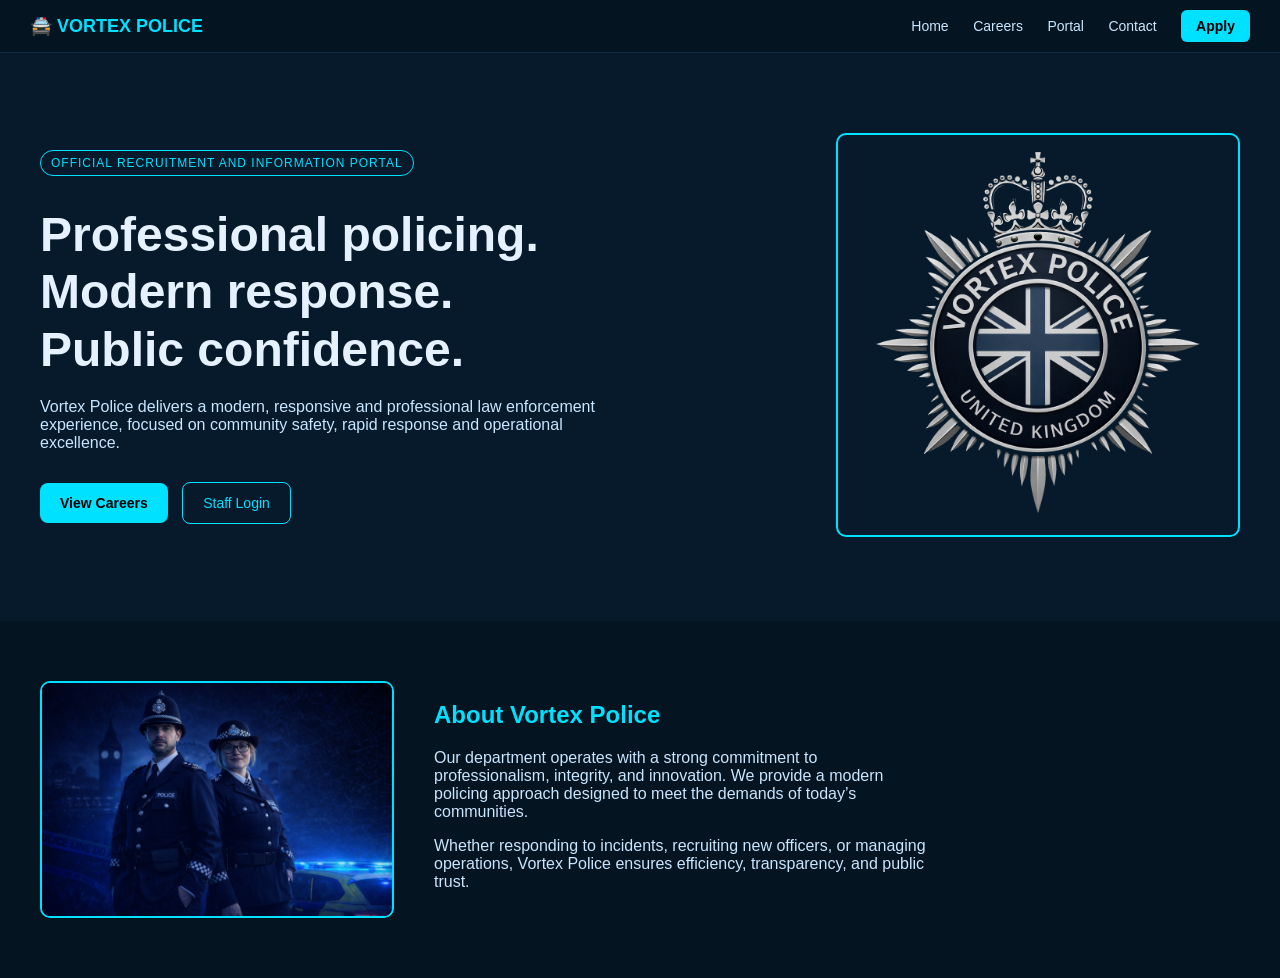
<file: index.html>
<!DOCTYPE html>
<html>
<head>
  <title>Vortex Police</title>

  <style>
    body {
      margin: 0;
      font-family: Arial, sans-serif;
      background: #061a2b;
      color: #e6f1ff;
    }

    /* NAVBAR */
    .navbar {
      display: flex;
      justify-content: space-between;
      align-items: center;
      padding: 15px 30px;
      background: #041421;
      border-bottom: 1px solid #0d2a44;
    }

    .logo {
      color: #00e0ff;
      font-weight: bold;
      font-size: 18px;
    }

    .nav-links a {
      color: #c9e6ff;
      text-decoration: none;
      margin-left: 20px;
      font-size: 14px;
    }

    .nav-links a:hover {
      color: #00e0ff;
    }

    .nav-cta {
      background: #00e0ff;
      padding: 8px 15px;
      border-radius: 6px;
      color: black !important;
      font-weight: bold;
    }

    /* HERO WITH IMAGE */
    .hero {
      display: flex;
      align-items: center;
      justify-content: space-between;
      padding: 80px 40px;
      flex-wrap: wrap;
    }

    .hero-text {
      max-width: 600px;
    }

    .hero-img img {
      width: 400px;
      max-width: 100%;
      border-radius: 10px;
      border: 2px solid #00e0ff;
    }

    .eyebrow {
      color: #00e0ff;
      font-size: 12px;
      letter-spacing: 1px;
      margin-bottom: 10px;
      display: inline-block;
      border: 1px solid #00e0ff;
      padding: 5px 10px;
      border-radius: 20px;
    }

    h1 {
      font-size: 48px;
      line-height: 1.2;
      margin: 20px 0;
    }

    p {
      color: #c9e6ff;
    }

    /* BUTTONS */
    .buttons {
      margin-top: 30px;
    }

    .btn {
      display: inline-block;
      padding: 12px 20px;
      border-radius: 8px;
      text-decoration: none;
      margin-right: 10px;
      font-size: 14px;
    }

    .btn-primary {
      background: #00e0ff;
      color: black;
      font-weight: bold;
    }

    .btn-secondary {
      border: 1px solid #00e0ff;
      color: #00e0ff;
    }

    .btn-secondary:hover {
      background: #00e0ff;
      color: black;
    }

    /* INFO SECTION */
    .info {
      display: flex;
      padding: 60px 40px;
      gap: 40px;
      flex-wrap: wrap;
      background: #041421;
    }

    .info img {
      width: 350px;
      border-radius: 10px;
      border: 2px solid #00e0ff;
    }

    .info-text {
      max-width: 500px;
    }

    .info h2 {
      color: #00e0ff;
    }

  </style>
</head>

<body>

  <!-- NAVBAR -->
  <div class="navbar">
    <div class="logo">🚔 VORTEX POLICE</div>

    <div class="nav-links">
      <a href="index.html">Home</a>
      <a href="careers.html">Careers</a>
      <a href="login.html">Portal</a>
      <a href="contact.html">Contact</a>
      <a href="careers.html" class="nav-cta">Apply</a>
    </div>
  </div>

  <!-- HERO -->
  <div class="hero">

    <div class="hero-text">
      <span class="eyebrow">OFFICIAL RECRUITMENT AND INFORMATION PORTAL</span>

      <h1>
        Professional policing.<br>
        Modern response.<br>
        Public confidence.
      </h1>

      <p>
        Vortex Police delivers a modern, responsive and professional law enforcement experience,
        focused on community safety, rapid response and operational excellence.
      </p>

      <div class="buttons">
        <a href="careers.html" class="btn btn-primary">View Careers</a>
        <a href="login.html" class="btn btn-secondary">Staff Login</a>
      </div>
    </div>

    <!-- HERO IMAGE -->
    <div class="hero-img">
      <img src="vxpd.png" alt="Vortex Police">
    </div>

  </div>

  <!-- INFO SECTION -->
  <div class="info">

    <img src="vortex-poster.png" alt="Police Image">

    <div class="info-text">
      <h2>About Vortex Police</h2>
      <p>
        Our department operates with a strong commitment to professionalism, integrity,
        and innovation. We provide a modern policing approach designed to meet the
        demands of today’s communities.
      </p>

      <p>
        Whether responding to incidents, recruiting new officers, or managing operations,
        Vortex Police ensures efficiency, transparency, and public trust.
      </p>
    </div>

  </div>

</body>
</html>
</file>
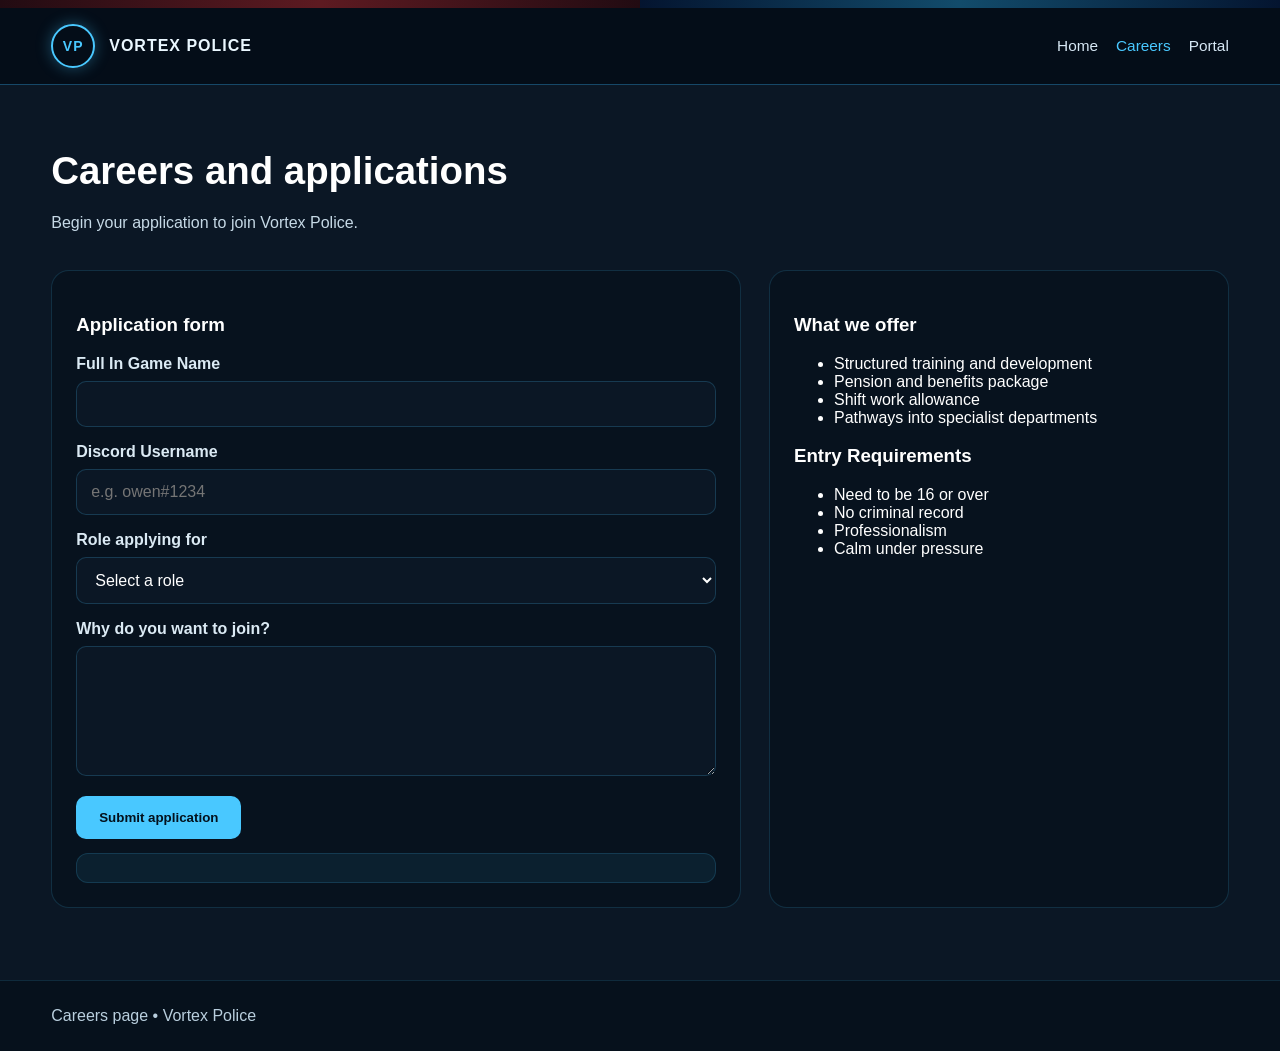
<file: careers.html>
<!DOCTYPE html>
<html lang="en">
<head>
  <meta charset="UTF-8">
  <meta name="viewport" content="width=device-width, initial-scale=1.0">
  <title>Careers | Vortex Police</title>
  <link rel="stylesheet" href="style.css">
</head>

<body>
  <div class="top-lights">
    <div class="red"></div>
    <div class="blue"></div>
  </div>

  <header class="navbar">
    <div class="container nav-inner">
      <a href="index.html" class="brand">
        <div class="brand-badge">VP</div>
        <div class="brand-text">VORTEX POLICE</div>
      </a>

      <nav class="nav-links">
        <a href="index.html">Home</a>
        <a href="careers.html" class="active">Careers</a>
        <a href="login.html">Portal</a>
      </nav>
    </div>
  </header>

  <section class="section section-dark">
    <div class="container">
      <h2>Careers and applications</h2>
      <p class="section-intro">
        Begin your application to join Vortex Police.
      </p>

      <div class="split">

        <!-- FORM -->
        <div class="panel">
          <h3>Application form</h3>

          <form id="careersForm">

            <div class="form-group">
              <label for="fullName">Full In Game Name</label>
              <input type="text" id="fullName" required>
            </div>

            <!-- ✅ Discord fixed -->
            <div class="form-group">
              <label for="careerEmail">Discord Username</label>
              <input type="text" id="careerEmail" placeholder="e.g. owen#1234" required>
            </div>

            <div class="form-group">
              <label for="role">Role applying for</label>
              <select id="role" required>
                <option value="">Select a role</option>
                <option>Probationary Police Constable</option>
                <option>Police Constable</option>
                <option>Traffic Officer</option>
                <option>Armed Response Unit</option>
                <option>Criminal Investigation Department</option>
                <option>Dog Section</option>
              </select>
            </div>

            <div class="form-group">
              <label for="experience">Why do you want to join?</label>
              <textarea id="experience" required></textarea>
            </div>

            <button class="btn btn-primary" type="submit">Submit application</button>

            <div id="formMessage" class="notice"></div>

          </form>
        </div>

        <!-- SIDE INFO (FIXED) -->
        <aside class="panel">
          <h3>What we offer</h3>
          <ul>
            <li>Structured training and development</li>
            <li>Pension and benefits package</li>
            <li>Shift work allowance</li>
            <li>Pathways into specialist departments</li>
          </ul>

          <h3>Entry Requirements</h3>
          <ul>
            <li>Need to be 16 or over</li>
            <li>No criminal record</li>
            <li>Professionalism</li>
            <li>Calm under pressure</li>
          </ul>
        </aside>

      </div>
    </div>
  </section>

  <footer class="footer">
    <div class="container">
      Careers page • Vortex Police
    </div>
  </footer>

  <script src="script.js"></script>

</body>
</html>
</file>
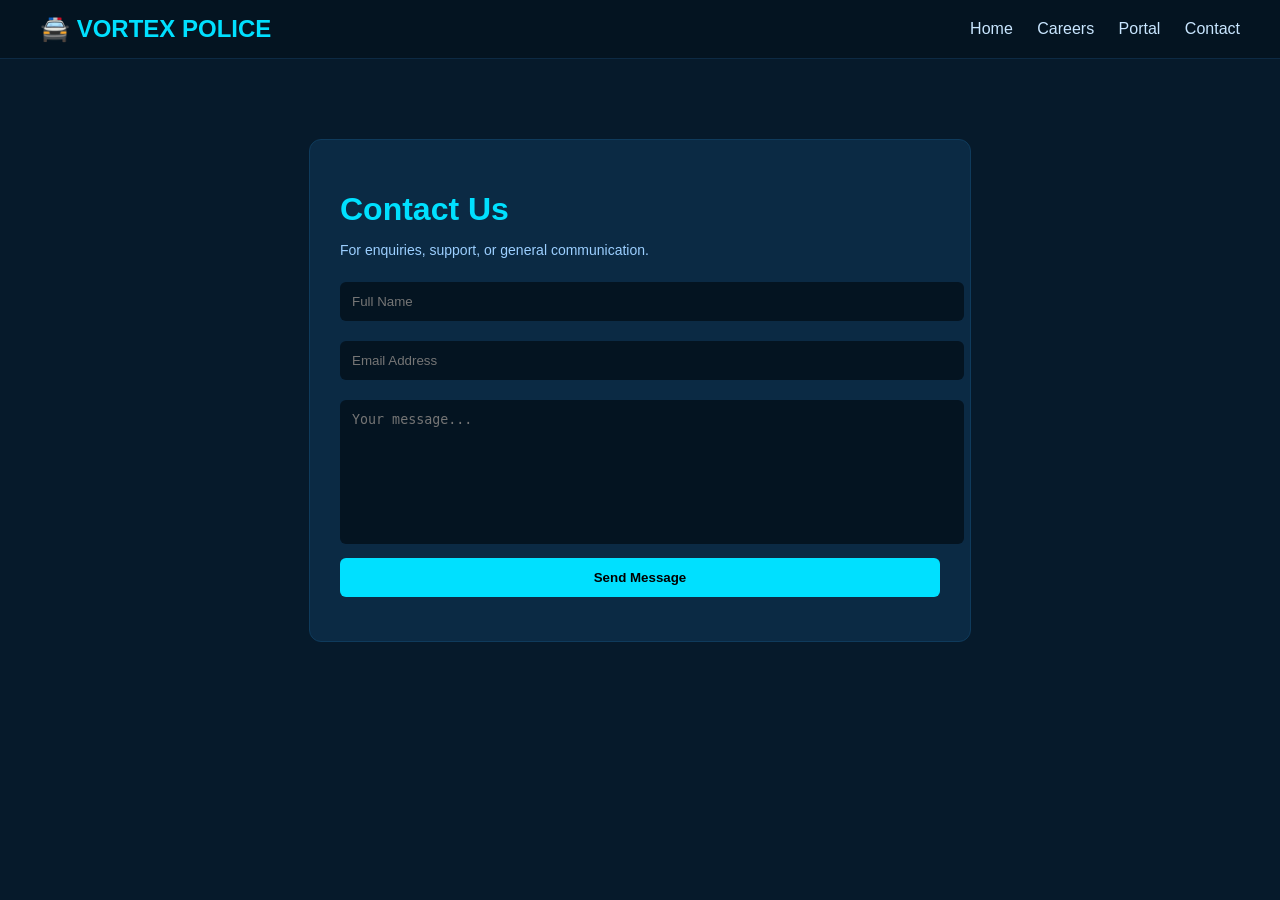
<file: contact.html>
<!DOCTYPE html>
<html>
<head>
  <title>Vortex Police • Contact</title>

  <style>
    body {
      margin: 0;
      font-family: Arial, sans-serif;
      background: #061a2b;
      color: #e6f1ff;
    }

    /* NAVBAR */
    header {
      background: #041421;
      padding: 15px 40px;
      display: flex;
      justify-content: space-between;
      align-items: center;
      border-bottom: 1px solid #0d2a44;
    }

    header h2 {
      color: #00e0ff;
      margin: 0;
    }

    nav a {
      margin-left: 20px;
      text-decoration: none;
      color: #c9e6ff;
    }

    nav a:hover {
      color: #00e0ff;
    }

    /* PAGE */
    .container {
      max-width: 600px;
      margin: 80px auto;
      background: #0b2a44;
      padding: 30px;
      border-radius: 12px;
      border: 1px solid #0f3b5c;
    }

    h1 {
      color: #00e0ff;
      margin-bottom: 10px;
    }

    p {
      color: #9ccfff;
      font-size: 14px;
    }

    input, textarea {
      width: 100%;
      padding: 12px;
      margin: 10px 0;
      border-radius: 6px;
      border: none;
      background: #041421;
      color: white;
    }

    textarea {
      resize: none;
      height: 120px;
    }

    button {
      width: 100%;
      padding: 12px;
      background: #00e0ff;
      border: none;
      border-radius: 6px;
      font-weight: bold;
      cursor: pointer;
    }

    button:hover {
      background: #00bcd4;
    }

    .success {
      margin-top: 10px;
      color: lime;
    }
  </style>
</head>

<body>

<header>
  <h2>🚔 VORTEX POLICE</h2>

  <nav>
    <a href="index.html">Home</a>
    <a href="careers.html">Careers</a>
    <a href="login.html">Portal</a>
    <a href="contact.html">Contact</a>
  </nav>
</header>

<div class="container">
  <h1>Contact Us</h1>
  <p>For enquiries, support, or general communication.</p>

  <form id="contactForm">
    <input type="text" id="name" placeholder="Full Name" required>
    <input type="email" id="email" placeholder="Email Address" required>
    <textarea id="message" placeholder="Your message..." required></textarea>

    <button type="submit">Send Message</button>
  </form>

  <p id="success" class="success"></p>
</div>

<script>
  const form = document.getElementById("contactForm");
  const success = document.getElementById("success");

  form.addEventListener("submit", function(e) {
    e.preventDefault();

    const msg = {
      name: document.getElementById("name").value,
      email: document.getElementById("email").value,
      message: document.getElementById("message").value
    };

    let messages = JSON.parse(localStorage.getItem("vp_messages")) || [];
    messages.push(msg);

    localStorage.setItem("vp_messages", JSON.stringify(messages));

    success.innerText = "Message sent successfully.";
    form.reset();
  });
</script>

</body>
</html>
</file>
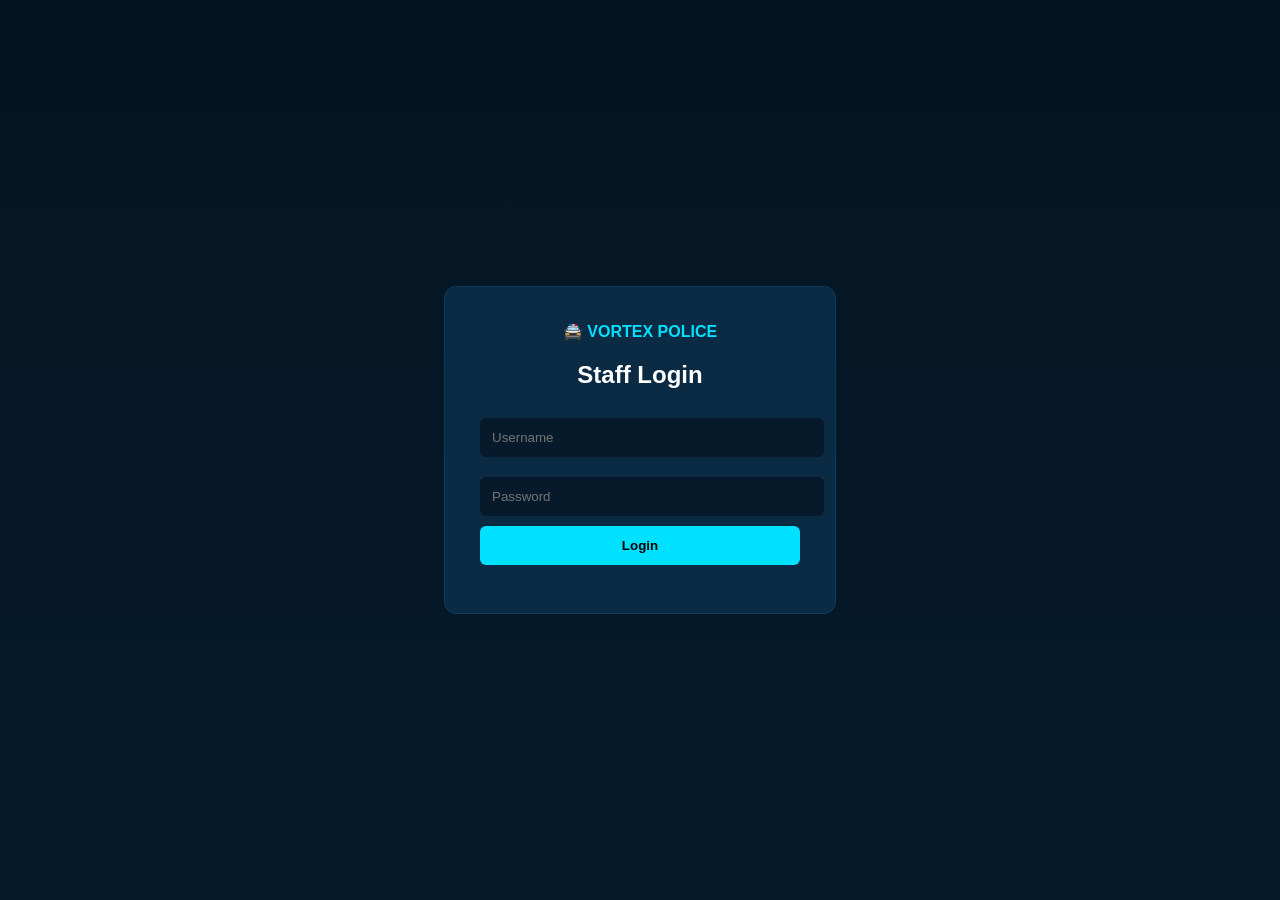
<file: login.html>
<!DOCTYPE html>
<html>
<head>
  <title>Vortex Police • Staff Login</title>

  <style>
    body {
      margin: 0;
      font-family: Arial;
      background: linear-gradient(180deg, #041421, #061a2b);
      color: white;
      display: flex;
      justify-content: center;
      align-items: center;
      height: 100vh;
    }

    .login-box {
      background: #0b2a44;
      padding: 35px;
      border-radius: 12px;
      width: 320px;
      text-align: center;
      border: 1px solid #0f3b5c;
    }

    .logo {
      color: #00e0ff;
      font-weight: bold;
      margin-bottom: 10px;
    }

    input {
      width: 100%;
      padding: 12px;
      margin: 10px 0;
      border-radius: 6px;
      border: none;
      background: #061a2b;
      color: white;
    }

    button {
      width: 100%;
      padding: 12px;
      background: #00e0ff;
      border: none;
      border-radius: 6px;
      cursor: pointer;
      font-weight: bold;
    }

    #error {
      margin-top: 10px;
      color: red;
      font-size: 13px;
    }
  </style>
</head>

<body>

  <div class="login-box">
    <div class="logo">🚔 VORTEX POLICE</div>
    <h2>Staff Login</h2>

    <input type="text" id="username" placeholder="Username">
    <input type="password" id="password" placeholder="Password">

    <button onclick="login()">Login</button>

    <p id="error"></p>
  </div>

  <script>
    // 👮 STAFF ACCOUNTS
    const staffAccounts = [
      { username: "admin", password: "miller9216@", role: "admin" },
      { username: "officer1", password: "police123", role: "officer" },
      { username: "sergeant", password: "secure456", role: "supervisor" }
    ];

    function login() {
      const userInput = document.getElementById("username").value;
      const passInput = document.getElementById("password").value;

      const foundUser = staffAccounts.find(acc =>
        acc.username === userInput && acc.password === passInput
      );

      if (foundUser) {
        localStorage.setItem("vp_logged_in_user", foundUser.username);
        localStorage.setItem("vp_role", foundUser.role);

        window.location.href = "staff.html";
      } else {
        document.getElementById("error").innerText = "Invalid login";
      }
    }
  </script>

</body>
</html>
</file>
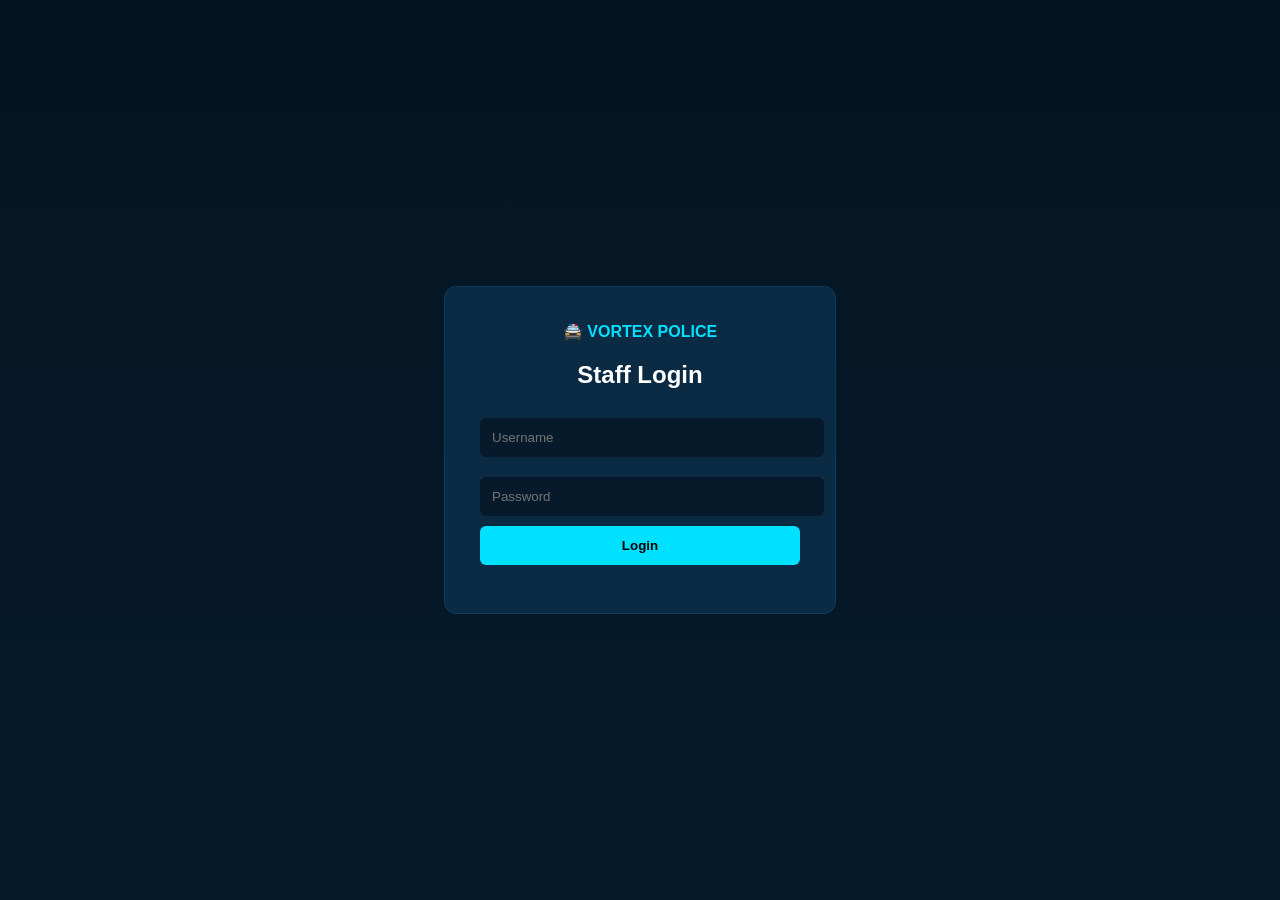
<file: staff.html>
<!DOCTYPE html>
<html>
<head>
  <title>Vortex Police • Staff Portal</title>

  <style>
    body {
      margin: 0;
      font-family: Arial, sans-serif;
      background: #061a2b;
      color: #e6f1ff;
    }

    .topbar {
      background: #041421;
      padding: 15px 20px;
      display: flex;
      justify-content: space-between;
      align-items: center;
      border-bottom: 1px solid #0d2a44;
    }

    .topbar strong {
      color: #00e0ff;
    }

    .topbar button {
      background: #00e0ff;
      border: none;
      padding: 8px 15px;
      border-radius: 6px;
      cursor: pointer;
      font-weight: bold;
    }

    h1 {
      padding: 20px;
      margin: 0;
      color: #00e0ff;
      border-bottom: 1px solid #0d2a44;
    }

    .tabs {
      padding: 0 20px 20px;
    }

    .tabs button {
      margin-right: 10px;
      padding: 8px 12px;
      border: none;
      border-radius: 6px;
      cursor: pointer;
      background: #0b2a44;
      color: #c9e6ff;
    }

    .tabs button:hover {
      background: #00e0ff;
      color: black;
    }

    .grid {
      padding: 20px;
      display: grid;
      grid-template-columns: repeat(auto-fill, minmax(320px, 1fr));
      gap: 20px;
    }

    .card {
      background: #0b2a44;
      border: 1px solid #0f3b5c;
      border-radius: 12px;
      padding: 20px;
      transition: 0.2s;
    }

    .card:hover {
      transform: translateY(-5px);
      border-color: #00e0ff;
    }

    .card h3 {
      margin: 0 0 10px;
      color: #00e0ff;
    }

    .card p {
      margin: 5px 0;
      font-size: 14px;
      color: #c9e6ff;
    }

    .status {
      margin-top: 10px;
      font-weight: bold;
    }

    .pending { color: orange; }
    .approved { color: lime; }
    .rejected { color: red; }

    .actions {
      margin-top: 15px;
    }

    .actions button {
      margin-right: 5px;
      padding: 6px 10px;
      border: none;
      border-radius: 5px;
      cursor: pointer;
      font-size: 12px;
    }

    .approve { background: lime; }
    .reject { background: red; color: white; }
    .delete { background: gray; color: white; }

    .empty {
      padding: 20px;
      color: #7aaacb;
    }
  </style>
</head>

<body>

<!-- 🔐 LOGIN CHECK -->
<script>
  const user = localStorage.getItem("vp_logged_in_user");
  if (!user) {
    window.location.href = "login.html";
  }
</script>

<!-- TOP BAR -->
<div class="topbar">
  <strong>🚔 VORTEX POLICE • STAFF</strong>
  <button onclick="logout()">Logout</button>
</div>

<h1>📊 Staff Dashboard</h1>

<div class="tabs">
  <button onclick="showApplications()">Applications</button>
  <button onclick="showMessages()">Messages</button>
</div>

<!-- DATA CONTAINERS -->
<div id="applications" class="grid"></div>
<div id="messages" class="grid" style="display:none;"></div>

<script>
function logout() {
  localStorage.removeItem("vp_logged_in_user");
  window.location.href = "login.html";
}

/* ---------- APPLICATIONS ---------- */
function loadApps() {
  const container = document.getElementById("applications");
  let apps = JSON.parse(localStorage.getItem("vp_applications")) || [];

  if (apps.length === 0) {
    container.innerHTML = "<p class='empty'>No applications yet.</p>";
    return;
  }

  container.innerHTML = apps.map((app, i) => {
    let status = app.status || "pending";

    return `
      <div class="card">
        <h3>${app.fullName}</h3>
        <p><strong>Discord:</strong> ${app.discord || app.email}</p>
        <p><strong>Role:</strong> ${app.role}</p>
        <p><strong>Message:</strong> ${app.experience}</p>

        <div class="status ${status}">
          Status: ${status}
        </div>

        <div class="actions">
          <button class="approve" onclick="updateStatus(${i}, 'approved')">Approve</button>
          <button class="reject" onclick="updateStatus(${i}, 'rejected')">Reject</button>
          <button class="delete" onclick="deleteApp(${i})">Delete</button>
        </div>
      </div>
    `;
  }).join("");
}

function updateStatus(index, status) {
  let apps = JSON.parse(localStorage.getItem("vp_applications")) || [];
  apps[index].status = status;
  localStorage.setItem("vp_applications", JSON.stringify(apps));
  loadApps();
}

function deleteApp(index) {
  let apps = JSON.parse(localStorage.getItem("vp_applications")) || [];
  apps.splice(index, 1);
  localStorage.setItem("vp_applications", JSON.stringify(apps));
  loadApps();
}

/* ---------- MESSAGES ---------- */
function loadMessages() {
  const container = document.getElementById("messages");
  let msgs = JSON.parse(localStorage.getItem("vp_messages")) || [];

  if (msgs.length === 0) {
    container.innerHTML = "<p class='empty'>No messages yet.</p>";
    return;
  }

  container.innerHTML = msgs.map(msg => `
    <div class="card">
      <h3>${msg.name}</h3>
      <p><strong>Contact:</strong> ${msg.email}</p>
      <p><strong>Message:</strong> ${msg.message}</p>
    </div>
  `).join("");
}

/* ---------- TAB SWITCH ---------- */
function showApplications() {
  document.getElementById("applications").style.display = "grid";
  document.getElementById("messages").style.display = "none";
}

function showMessages() {
  document.getElementById("applications").style.display = "none";
  document.getElementById("messages").style.display = "grid";
  loadMessages();
}

/* LOAD DEFAULT */
loadApps();
</script>

</body>
</html>
</file>
<file: style.css>
* {
  box-sizing: border-box;
}

html {
  scroll-behavior: smooth;
}

body {
  margin: 0;
  font-family: Arial, sans-serif;
  background: #07111d;
  color: #ffffff;
}

a {
  color: inherit;
  text-decoration: none;
}

img {
  max-width: 100%;
  display: block;
}

.container {
  width: min(1200px, 92%);
  margin: 0 auto;
}

.top-lights {
  position: fixed;
  top: 0;
  left: 0;
  width: 100%;
  height: 8px;
  z-index: 9999;
  display: flex;
  pointer-events: none;
}

.top-lights .red,
.top-lights .blue {
  flex: 1;
  opacity: 0.35;
  animation: sirenFlash 1.2s infinite;
}

.top-lights .red {
  background: linear-gradient(90deg, #550000, #ff2b2b, #550000);
}

.top-lights .blue {
  background: linear-gradient(90deg, #001b55, #28b8ff, #001b55);
  animation-delay: 0.6s;
}

@keyframes sirenFlash {
  0%, 100% { opacity: 0.2; filter: blur(0px); }
  50% { opacity: 1; filter: blur(2px); }
}

.navbar {
  position: sticky;
  top: 8px;
  z-index: 1000;
  background: rgba(5, 14, 24, 0.92);
  backdrop-filter: blur(8px);
  border-bottom: 1px solid rgba(55, 180, 255, 0.35);
}

.nav-inner {
  min-height: 76px;
  display: flex;
  align-items: center;
  justify-content: space-between;
  gap: 24px;
}

.brand {
  display: flex;
  align-items: center;
  gap: 14px;
  font-weight: 700;
  letter-spacing: 1px;
}

.brand-badge {
  width: 44px;
  height: 44px;
  border-radius: 50%;
  border: 2px solid #49c8ff;
  display: grid;
  place-items: center;
  color: #49c8ff;
  font-size: 14px;
  box-shadow: 0 0 15px rgba(73, 200, 255, 0.35);
}

.brand-text {
  font-size: 1rem;
  color: #eaf7ff;
}

.nav-links {
  display: flex;
  align-items: center;
  gap: 18px;
  flex-wrap: wrap;
}

.nav-links a {
  color: #d7e8f5;
  font-size: 0.96rem;
}

.nav-links a:hover,
.nav-links a.active {
  color: #49c8ff;
}

.nav-cta {
  padding: 10px 16px;
  border-radius: 8px;
  background: #49c8ff;
  color: #04111e !important;
  font-weight: 700;
}

.hero {
  position: relative;
  min-height: 88vh;
  display: flex;
  align-items: center;
  background:
    linear-gradient(rgba(2, 8, 16, 0.76), rgba(2, 8, 16, 0.82)),
    url('a_digital_photograph_features_two_british_police_o.png') center/cover no-repeat;
  overflow: hidden;
}

.hero::after {
  content: "";
  position: absolute;
  inset: 0;
  background:
    radial-gradient(circle at 20% 20%, rgba(0, 120, 255, 0.16), transparent 30%),
    radial-gradient(circle at 80% 75%, rgba(50, 200, 255, 0.14), transparent 25%);
  pointer-events: none;
}

.hero-content {
  position: relative;
  z-index: 2;
  max-width: 760px;
  padding: 80px 0;
}

.eyebrow {
  display: inline-block;
  margin-bottom: 16px;
  padding: 8px 12px;
  border: 1px solid rgba(73, 200, 255, 0.45);
  border-radius: 999px;
  color: #8fdcff;
  font-size: 0.82rem;
  text-transform: uppercase;
  letter-spacing: 1.2px;
}

.hero h1 {
  margin: 0 0 18px;
  font-size: clamp(2.2rem, 5vw, 4.7rem);
  line-height: 1.02;
  letter-spacing: 1px;
}

.hero p {
  margin: 0 0 28px;
  max-width: 640px;
  color: #d3e7f5;
  font-size: 1.05rem;
  line-height: 1.65;
}

.hero-actions {
  display: flex;
  gap: 14px;
  flex-wrap: wrap;
}

.btn {
  display: inline-block;
  padding: 13px 22px;
  border-radius: 10px;
  border: 1px solid rgba(73, 200, 255, 0.3);
  font-weight: 700;
  transition: 0.2s ease;
}

.btn-primary {
  background: #49c8ff;
  color: #03111d;
}

.btn-primary:hover {
  transform: translateY(-1px);
  box-shadow: 0 8px 20px rgba(73, 200, 255, 0.28);
}

.btn-secondary {
  background: rgba(8, 18, 30, 0.5);
  color: #ffffff;
}

.btn-secondary:hover {
  border-color: #49c8ff;
  color: #49c8ff;
}

.section {
  padding: 72px 0;
}

.section-dark {
  background: #0b1725;
}

.section-alt {
  background: linear-gradient(180deg, #08121d 0%, #0d1c2b 100%);
}

.section h2 {
  margin: 0 0 12px;
  font-size: clamp(1.8rem, 3vw, 2.8rem);
}

.section-intro {
  max-width: 720px;
  margin-bottom: 34px;
  color: #c6d9e6;
  line-height: 1.7;
}

.grid-4,
.grid-3 {
  display: grid;
  gap: 22px;
}

.grid-4 {
  grid-template-columns: repeat(auto-fit, minmax(220px, 1fr));
}

.grid-3 {
  grid-template-columns: repeat(auto-fit, minmax(260px, 1fr));
}

.card {
  background: rgba(12, 26, 41, 0.95);
  border: 1px solid rgba(73, 200, 255, 0.18);
  border-radius: 16px;
  padding: 22px;
  box-shadow: 0 14px 30px rgba(0, 0, 0, 0.18);
}

.card h3 {
  margin-top: 0;
  margin-bottom: 10px;
  color: #80dbff;
}

.card p,
.card li {
  color: #d6e5ef;
  line-height: 1.65;
}

.stats {
  display: grid;
  grid-template-columns: repeat(auto-fit, minmax(180px, 1fr));
  gap: 18px;
  margin-top: 26px;
}

.stat {
  background: rgba(255, 255, 255, 0.03);
  border: 1px solid rgba(73, 200, 255, 0.14);
  border-radius: 14px;
  padding: 18px;
}

.stat-number {
  font-size: 2rem;
  font-weight: 700;
  color: #7edbff;
}

.split {
  display: grid;
  grid-template-columns: 1.2fr 0.8fr;
  gap: 28px;
}

.panel {
  background: rgba(8, 18, 30, 0.85);
  border: 1px solid rgba(73, 200, 255, 0.16);
  border-radius: 18px;
  padding: 24px;
}

.form-group {
  margin-bottom: 16px;
}

label {
  display: block;
  margin-bottom: 8px;
  color: #dbeaf4;
  font-weight: 600;
}

input,
select,
textarea {
  width: 100%;
  padding: 13px 14px;
  border: 1px solid rgba(73, 200, 255, 0.2);
  border-radius: 10px;
  background: #0b1725;
  color: #ffffff;
  font: inherit;
}

input:focus,
select:focus,
textarea:focus {
  outline: none;
  border-color: #49c8ff;
  box-shadow: 0 0 0 3px rgba(73, 200, 255, 0.15);
}

textarea {
  resize: vertical;
  min-height: 130px;
}

.notice {
  margin-top: 14px;
  padding: 14px;
  border-radius: 12px;
  background: rgba(73, 200, 255, 0.08);
  border: 1px solid rgba(73, 200, 255, 0.16);
  color: #d9f2ff;
}

.login-shell {
  min-height: calc(100vh - 84px);
  display: grid;
  place-items: center;
  padding: 48px 0;
  background:
    linear-gradient(rgba(3, 9, 18, 0.8), rgba(3, 9, 18, 0.85)),
    url('a_digital_photograph_features_two_british_police_o.png') center/cover no-repeat;
}

.login-card {
  width: min(460px, 92%);
  background: rgba(7, 18, 30, 0.92);
  border: 1px solid rgba(73, 200, 255, 0.18);
  border-radius: 18px;
  padding: 28px;
  box-shadow: 0 22px 50px rgba(0, 0, 0, 0.35);
}

.login-card h1 {
  margin-top: 0;
  margin-bottom: 10px;
}

.small {
  color: #bdd3e2;
  font-size: 0.92rem;
}

.footer {
  border-top: 1px solid rgba(73, 200, 255, 0.14);
  background: #06111c;
  color: #b9cfde;
  padding: 26px 0;
}

.footer-grid {
  display: grid;
  grid-template-columns: 1.2fr 0.8fr 0.8fr;
  gap: 24px;
}

.footer h4 {
  margin-top: 0;
  color: #eaf7ff;
}

.footer p,
.footer li {
  line-height: 1.7;
}

.list-clean {
  list-style: none;
  padding: 0;
  margin: 0;
}

.tag {
  display: inline-block;
  margin-right: 8px;
  margin-bottom: 8px;
  padding: 8px 10px;
  border-radius: 999px;
  background: rgba(73, 200, 255, 0.1);
  border: 1px solid rgba(73, 200, 255, 0.16);
  color: #c8eeff;
  font-size: 0.88rem;
}

@media (max-width: 900px) {
  .split,
  .footer-grid {
    grid-template-columns: 1fr;
  }

  .nav-inner {
    flex-direction: column;
    align-items: flex-start;
    padding: 12px 0;
  }

  .hero {
    min-height: auto;
  }

  .hero-content {
    padding: 120px 0 70px;
  }
}
</file>
